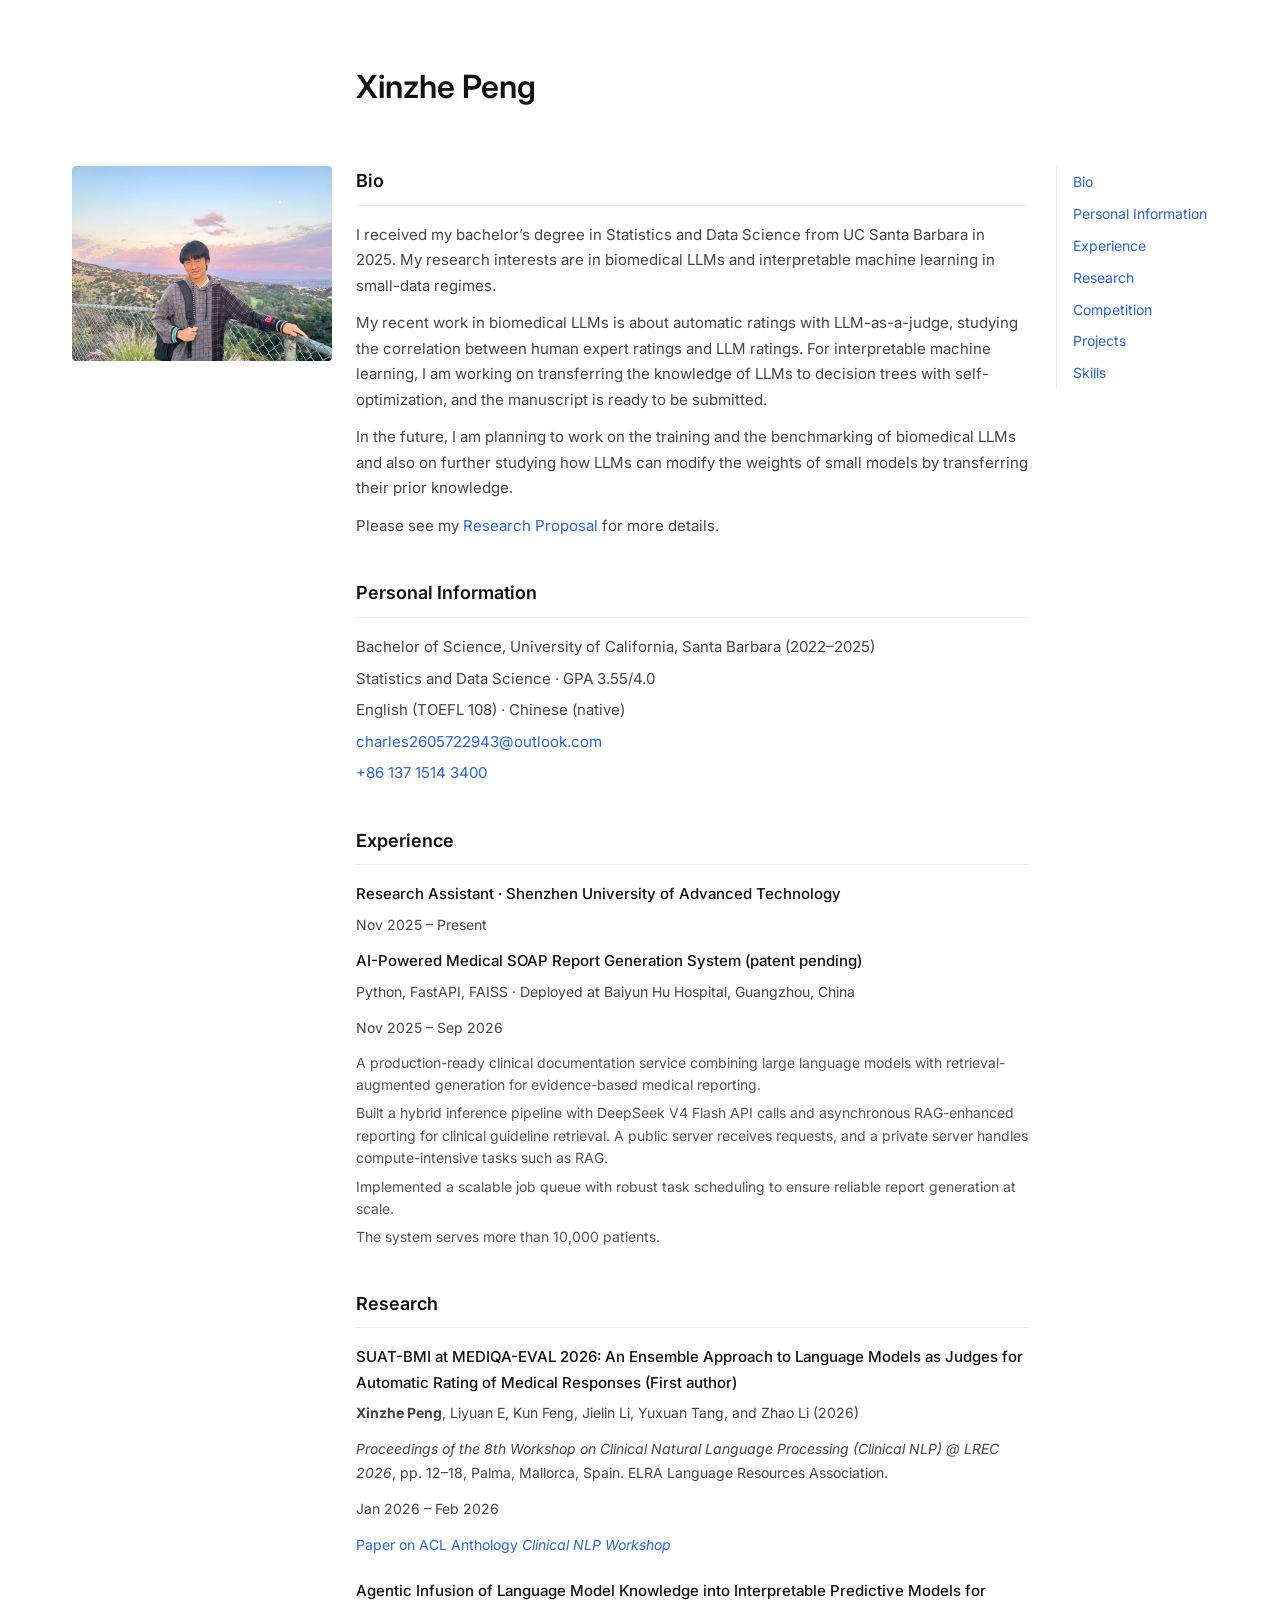
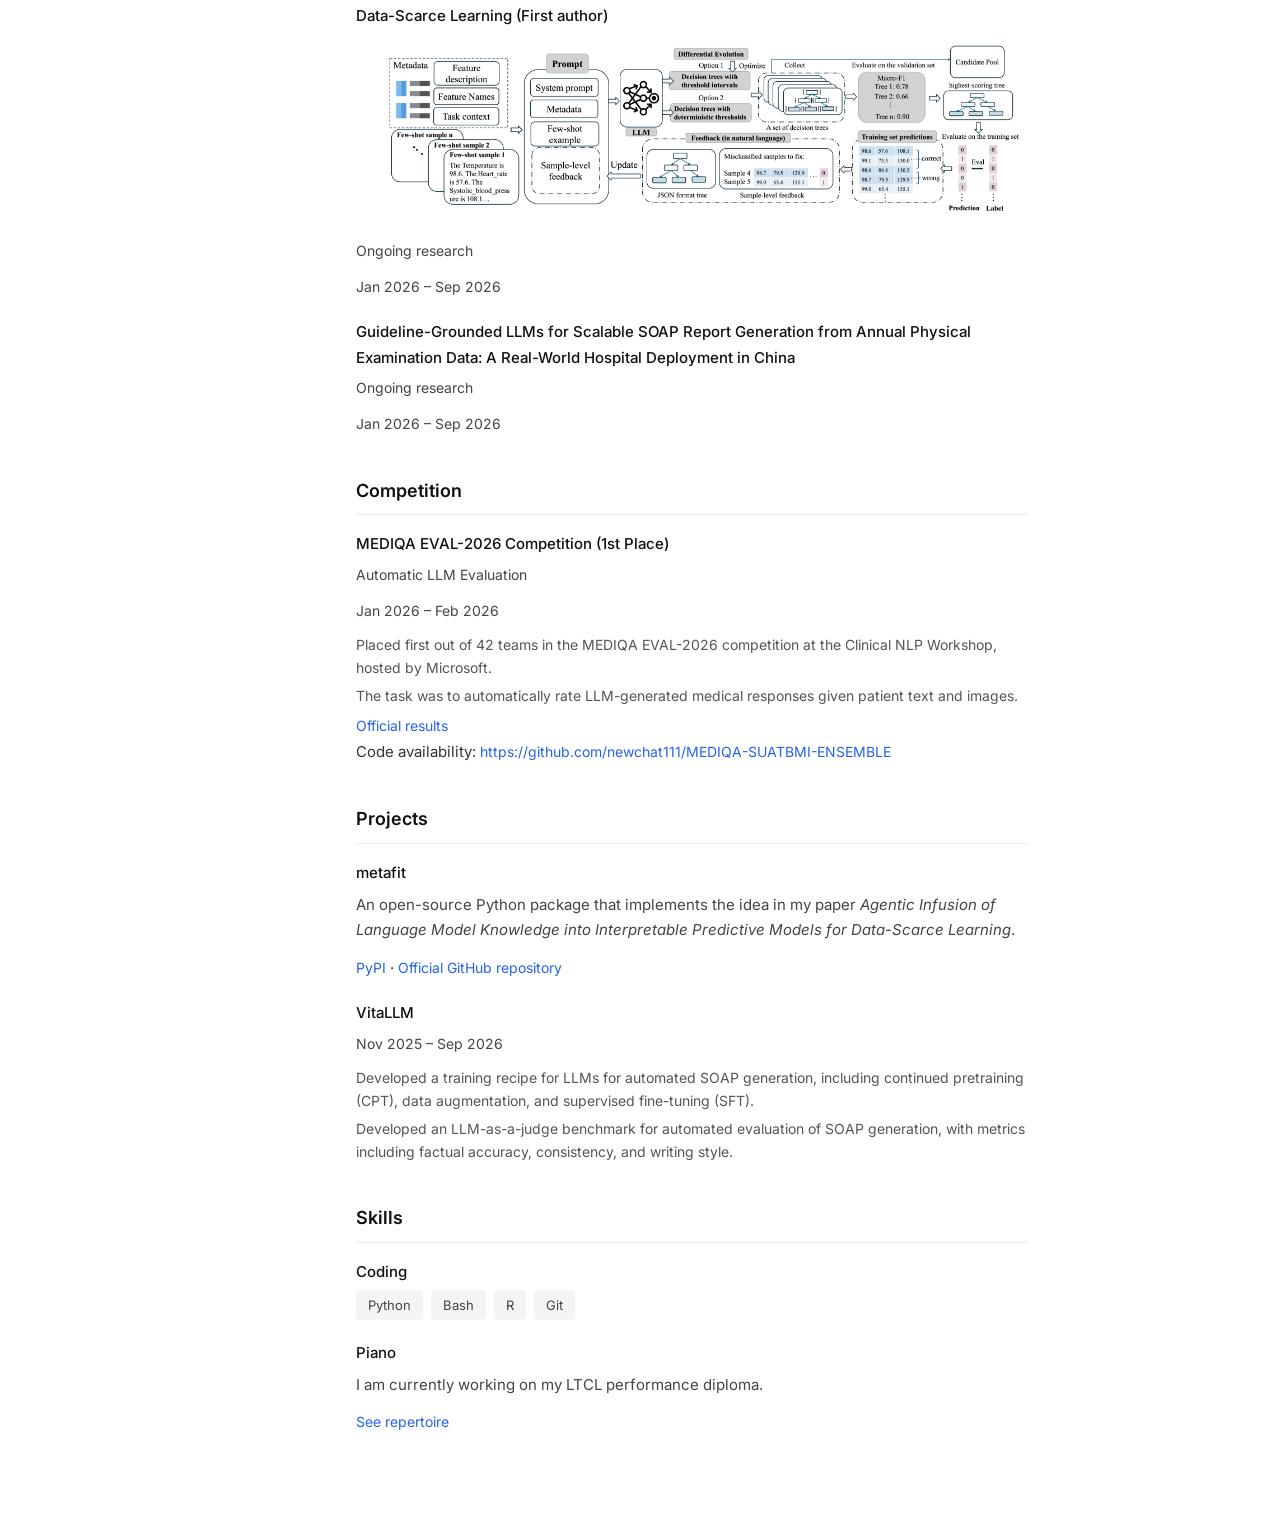
<file: index.html>
<!DOCTYPE html>
<html lang="en">
<head>
    <meta charset="UTF-8">
    <meta name="viewport" content="width=device-width, initial-scale=1.0">
    <title>Xinzhe Peng</title>
    <link rel="stylesheet" href="style.css">
    <link href="https://fonts.googleapis.com/css2?family=Inter:wght@300;400;500;600&display=swap" rel="stylesheet">
</head>
<body>
    <div class="page page-with-section-menu">
        <header class="header">
            <h1 data-i18n="home.name">Xinzhe Peng</h1>
        </header>

        <img class="portrait" src="images/personal_portrait.jpg?v=2" width="780" height="585" alt="Xinzhe Peng outdoors at sunset">

        <nav class="section-menu" aria-label="Page sections">
            <ul>
                <li><a href="#bio">Bio</a></li>
                <li><a href="#personal-information">Personal Information</a></li>
                <li><a href="#experience">Experience</a></li>
                <li><a href="#research">Research</a></li>
                <li><a href="#competition">Competition</a></li>
                <li><a href="#projects">Projects</a></li>
                <li><a href="#skills">Skills</a></li>
            </ul>
        </nav>

        <main>
            <section class="section" id="bio">
                <h2 data-i18n="home.bio.title">Bio</h2>
                <p data-i18n="home.bio.intro">I received my bachelor’s degree in Statistics and Data Science from UC Santa Barbara in 2025. My research interests are in biomedical LLMs and interpretable machine learning in small-data regimes.</p>
                <p data-i18n="home.bio.current">My recent work in biomedical LLMs is about automatic ratings with LLM-as-a-judge, studying the correlation between human expert ratings and LLM ratings. For interpretable machine learning, I am working on transferring the knowledge of LLMs to decision trees with self-optimization, and the manuscript is ready to be submitted.</p>
                <p data-i18n="home.bio.future">In the future, I am planning to work on the training and the benchmarking of biomedical LLMs and also on further studying how LLMs can modify the weights of small models by transferring their prior knowledge.</p>
                <p>Please see my <a href="research-proposal.html">Research Proposal</a> for more details.</p>
            </section>

            <section class="section" id="personal-information">
                <h2 data-i18n="home.personal.title">Personal Information</h2>
                <ul class="contact-list">
                    <li data-i18n="home.personal.education">Bachelor of Science, University of California, Santa Barbara (2022–2025)</li>
                    <li data-i18n="home.personal.major">Statistics and Data Science · GPA 3.55/4.0</li>
                    <li data-i18n="home.personal.languages">English (TOEFL 108) · Chinese (native)</li>
                    <li><a href="mailto:charles2605722943@outlook.com">charles2605722943@outlook.com</a></li>
                    <li><a href="tel:+8613715143400">+86 137 1514 3400</a></li>
                </ul>
            </section>

            <section class="section" id="experience">
                <h2 data-i18n="home.experience.title">Experience</h2>
                <h3 class="pub-title" data-i18n="home.experience.role">Research Assistant · Shenzhen University of Advanced Technology</h3>
                <p class="pub-venue" data-i18n="home.experience.dates">Nov 2025 – Present</p>

                <div class="publication">
                    <h4 class="pub-title" data-i18n="home.experience.report.title">AI-Powered Medical SOAP Report Generation System (patent pending)</h4>
                    <p class="pub-authors" data-i18n="home.experience.report.details">Python, FastAPI, FAISS · Deployed at Baiyun Hu Hospital, Guangzhou, China</p>
                    <p class="pub-venue" data-i18n="home.experience.projectDates">Nov 2025 – Sep 2026</p>
                    <ul class="project-highlights">
                        <li data-i18n="home.experience.report.point1">A production-ready clinical documentation service combining large language models with retrieval-augmented generation for evidence-based medical reporting.</li>
                        <li data-i18n="home.experience.report.point2">Built a hybrid inference pipeline with DeepSeek V4 Flash API calls and asynchronous RAG-enhanced reporting for clinical guideline retrieval. A public server receives requests, and a private server handles compute-intensive tasks such as RAG.</li>
                        <li data-i18n="home.experience.report.point3">Implemented a scalable job queue with robust task scheduling to ensure reliable report generation at scale.</li>
                        <li data-i18n="home.experience.report.point4">The system serves more than 10,000 patients.</li>
                    </ul>
                </div>
            </section>

            <section class="section" id="research">
                <h2 data-i18n="home.research.title">Research</h2>

                <div class="publication">
                    <h3 class="pub-title" data-i18n="home.research.mediqa.title">SUAT-BMI at MEDIQA-EVAL 2026: An Ensemble Approach to Language Models as Judges for Automatic Rating of Medical Responses (First author)</h3>
                    <p class="pub-authors"><strong>Xinzhe Peng</strong>, Liyuan E, Kun Feng, Jielin Li, Yuxuan Tang, and Zhao Li (2026)</p>
                    <p class="pub-venue" data-i18n-html="home.research.mediqa.venue"><cite>Proceedings of the 8th Workshop on Clinical Natural Language Processing (Clinical NLP) @ LREC 2026</cite>, pp. 12–18, Palma, Mallorca, Spain. ELRA Language Resources Association.</p>
                    <p class="pub-venue" data-i18n="home.mediqa.dates">Jan 2026 – Feb 2026</p>
                    <div class="pub-links">
                        <a href="https://aclanthology.org/2026.clinicalnlp-1.2/" data-i18n-html="home.research.mediqa.link">Paper on ACL Anthology <cite>Clinical NLP Workshop</cite></a>
                    </div>
                </div>

                <div class="publication">
                    <h3 class="pub-title" data-i18n="home.research.metafit.title">Agentic Infusion of Language Model Knowledge into Interpretable Predictive Models for Data-Scarce Learning (First author)</h3>
                    <img class="pub-figure" src="images/fig1a.png" width="2400" height="666" loading="lazy" alt="MetaFit workflow showing how an LLM proposes decision trees, how thresholds are optimized and trees evaluated, and how misclassified samples are fed back into the prompt.">
                    <p class="pub-authors" data-i18n="home.research.metafit.status">Ongoing research</p>
                    <p class="pub-venue" data-i18n="home.research.projectDates">Jan 2026 – Sep 2026</p>
                </div>

                <div class="publication">
                    <h3 class="pub-title" data-i18n="home.research.soap.title">Guideline-Grounded LLMs for Scalable SOAP Report Generation from Annual Physical Examination Data: A Real-World Hospital Deployment in China</h3>
                    <p class="pub-authors" data-i18n="home.research.soap.status">Ongoing research</p>
                    <p class="pub-venue" data-i18n="home.research.projectDates">Jan 2026 – Sep 2026</p>
                </div>
            </section>

            <section class="section" id="competition">
                <h2 data-i18n="home.competitions.title">Competition</h2>
                <div class="publication">
                    <h3 class="pub-title" data-i18n="home.competitions.mediqa.title">MEDIQA EVAL-2026 Competition (1st Place)</h3>
                    <p class="pub-authors" data-i18n="home.competitions.mediqa.tags">Automatic LLM Evaluation</p>
                    <p class="pub-venue" data-i18n="home.mediqa.dates">Jan 2026 – Feb 2026</p>
                    <ul class="project-highlights">
                        <li data-i18n="home.competitions.mediqa.point1">Placed first out of 42 teams in the MEDIQA EVAL-2026 competition at the Clinical NLP Workshop, hosted by Microsoft.</li>
                        <li data-i18n="home.competitions.mediqa.point2">The task was to automatically rate LLM-generated medical responses given patient text and images.</li>
                    </ul>
                    <div class="pub-links">
                        <a href="https://sites.google.com/view/mediqa2026/mediqa-eval#h.qy4xg1ls7x1b" data-i18n="home.competitions.mediqa.link">Official results</a>
                    </div>
                    <div class="pub-links">
                        <span data-i18n="home.competitions.mediqa.code">Code availability:</span>
                        <a href="https://github.com/newchat111/MEDIQA-SUATBMI-ENSEMBLE">https://github.com/newchat111/MEDIQA-SUATBMI-ENSEMBLE</a>
                    </div>
                </div>
            </section>

            <section class="section" id="projects">
                <h2 data-i18n="home.projects.title">Projects</h2>
                <div class="publication">
                    <h3 class="pub-title">metafit</h3>
                    <p>An open-source Python package that implements the idea in my paper <cite>Agentic Infusion of Language Model Knowledge into Interpretable Predictive Models for Data-Scarce Learning</cite>.</p>
                    <div class="pub-links">
                        <a href="https://pypi.org/project/metafit/">PyPI</a> ·
                        <a href="https://github.com/newchat111/MetaFit-An-Interpretable-Classification-Framework-Under-Small-Sample-Regimes">Official GitHub repository</a>
                    </div>
                </div>

                <div class="publication">
                    <h3 class="pub-title">VitaLLM</h3>
                    <p class="pub-venue" data-i18n="home.experience.projectDates">Nov 2025 – Sep 2026</p>
                    <ul class="project-highlights">
                        <li data-i18n="home.experience.vitallm.point1">Developed a training recipe for LLMs for automated SOAP generation, including continued pretraining (CPT), data augmentation, and supervised fine-tuning (SFT).</li>
                        <li data-i18n="home.experience.vitallm.point2">Developed an LLM-as-a-judge benchmark for automated evaluation of SOAP generation, with metrics including factual accuracy, consistency, and writing style.</li>
                    </ul>
                </div>
            </section>

            <section class="section" id="skills">
                <h2 data-i18n="home.skills.title">Skills</h2>
                <div class="publication">
                    <h3 class="pub-title" data-i18n="home.skills.coding">Coding</h3>
                    <div class="skills-list">
                        <span class="skill-tag">Python</span>
                        <span class="skill-tag">Bash</span>
                        <span class="skill-tag">R</span>
                        <span class="skill-tag">Git</span>
                    </div>
                </div>
                <div class="publication" id="piano">
                    <h3 class="pub-title" data-i18n="piano.title">Piano</h3>
                    <p>I am currently working on my LTCL performance diploma.</p>
                    <div class="pub-links">
                        <a href="piano.html" data-i18n="home.piano.link">See repertoire</a>
                    </div>
                </div>
            </section>
        </main>
    </div>
</body>
</html>
</file>
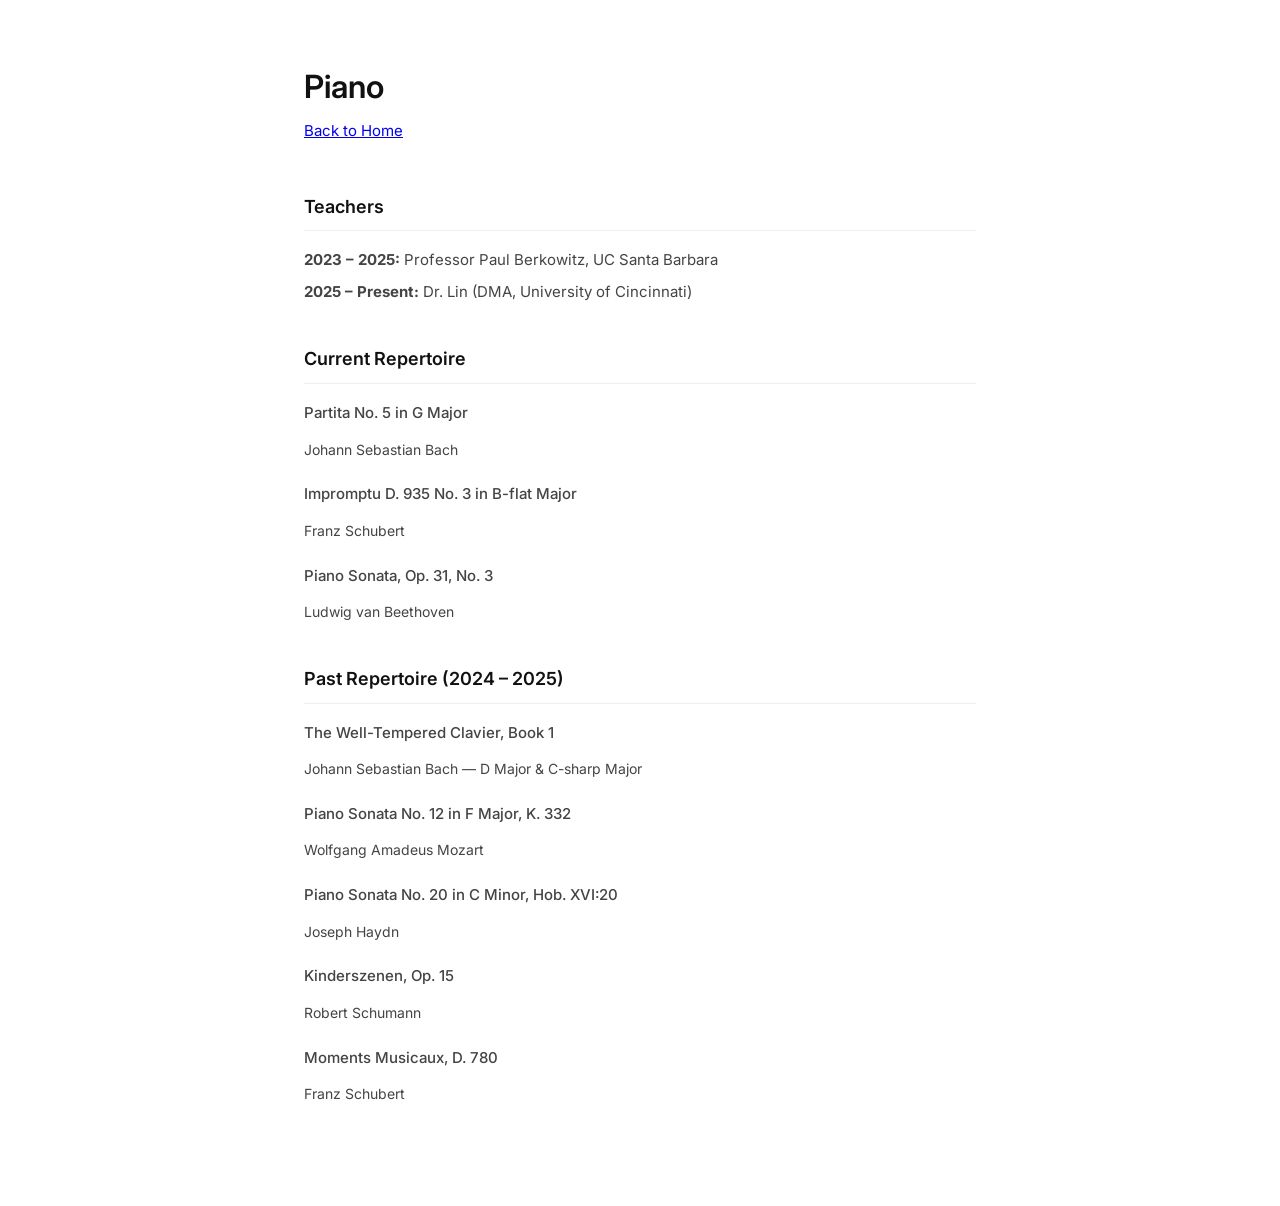
<file: piano.html>
<!DOCTYPE html>
<html lang="en">
<head>
    <meta charset="UTF-8">
    <meta name="viewport" content="width=device-width, initial-scale=1.0">
    <title>Piano | Xinzhe Peng</title>
    <link rel="stylesheet" href="style.css">
    <link href="https://fonts.googleapis.com/css2?family=Inter:wght@300;400;500;600&display=swap" rel="stylesheet">
</head>
<body>
    <div class="page">
        <!-- Header -->
        <header class="header">
            <h1 data-i18n="piano.title">Piano</h1>
            <p class="subtitle"><a href="index.html" data-i18n="piano.back">Back to Home</a></p>
        </header>

        <!-- Teachers -->
        <section class="section">
            <h2 data-i18n="piano.teachers.title">Teachers</h2>
            <ul class="contact-list">
                <li data-i18n-html="piano.teachers.paul"><strong>2023 – 2025:</strong> Professor Paul Berkowitz, UC Santa Barbara</li>
                <li data-i18n-html="piano.teachers.lin"><strong>2025 – Present:</strong> Dr. Lin (DMA, University of Cincinnati)</li>
            </ul>
        </section>

        <section class="section">
            <h2 data-i18n="piano.current.title">Current Repertoire</h2>
            <div class="publication">
                <p class="pub-title" data-i18n="piano.current.bachTitle">Partita No. 5 in G Major</p>
                <p class="pub-authors">Johann Sebastian Bach</p>
            </div>
            <div class="publication">
                <p class="pub-title" data-i18n="piano.current.schubertTitle">Impromptu D. 935 No. 3 in B-flat Major</p>
                <p class="pub-authors">Franz Schubert</p>
            </div>
            <div class="publication">
                <p class="pub-title" data-i18n="piano.current.beethovenTitle">Piano Sonata, Op. 31, No. 3</p>
                <p class="pub-authors">Ludwig van Beethoven</p>
            </div>
        </section>

        <section class="section">
            <h2 data-i18n="piano.past.title">Past Repertoire (2024 – 2025)</h2>
            <div class="publication">
                <p class="pub-title" data-i18n="piano.past.wtcTitle">The Well-Tempered Clavier, Book 1</p>
                <p class="pub-authors" data-i18n="piano.past.wtcDetails">Johann Sebastian Bach — D Major &amp; C-sharp Major</p>
            </div>
            <div class="publication">
                <p class="pub-title" data-i18n="piano.past.mozartTitle">Piano Sonata No. 12 in F Major, K. 332</p>
                <p class="pub-authors">Wolfgang Amadeus Mozart</p>
            </div>
            <div class="publication">
                <p class="pub-title" data-i18n="piano.past.haydnTitle">Piano Sonata No. 20 in C Minor, Hob. XVI:20</p>
                <p class="pub-authors">Joseph Haydn</p>
            </div>
            <div class="publication">
                <p class="pub-title" data-i18n="piano.past.schumannTitle">Kinderszenen, Op. 15</p>
                <p class="pub-authors">Robert Schumann</p>
            </div>
            <div class="publication">
                <p class="pub-title" data-i18n="piano.past.momentsTitle">Moments Musicaux, D. 780</p>
                <p class="pub-authors">Franz Schubert</p>
            </div>
        </section>

    </div>
</body>
</html>
</file>
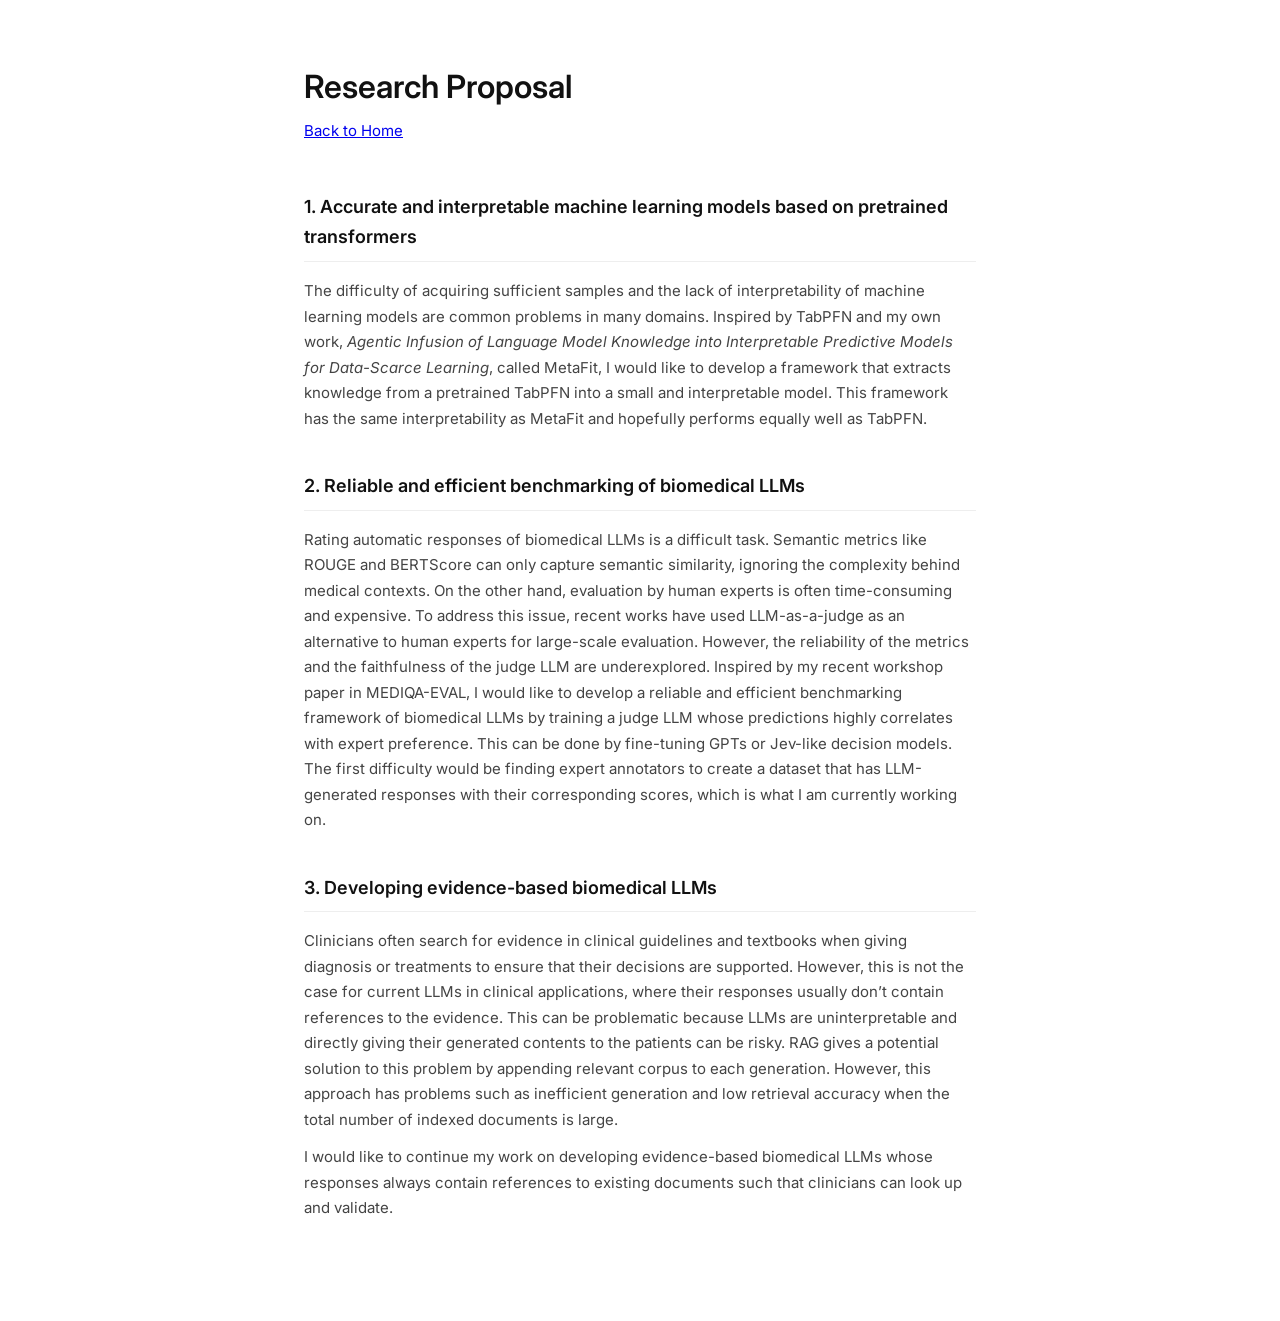
<file: research-proposal.html>
<!DOCTYPE html>
<html lang="en">
<head>
    <meta charset="UTF-8">
    <meta name="viewport" content="width=device-width, initial-scale=1.0">
    <title>Research Proposal | Xinzhe Peng</title>
    <link rel="stylesheet" href="style.css">
    <link href="https://fonts.googleapis.com/css2?family=Inter:wght@300;400;500;600&display=swap" rel="stylesheet">
</head>
<body>
    <div class="page">
        <header class="header">
            <h1>Research Proposal</h1>
            <p class="subtitle"><a href="index.html#bio">Back to Home</a></p>
        </header>
        <main>
            <section class="section">
                <h2>1. Accurate and interpretable machine learning models based on pretrained transformers</h2>
                <p>The difficulty of acquiring sufficient samples and the lack of interpretability of machine learning models are common problems in many domains. Inspired by TabPFN and my own work, <cite>Agentic Infusion of Language Model Knowledge into Interpretable Predictive Models for Data-Scarce Learning</cite>, called MetaFit, I would like to develop a framework that extracts knowledge from a pretrained TabPFN into a small and interpretable model. This framework has the same interpretability as MetaFit and hopefully performs equally well as TabPFN.</p>
            </section>
            <section class="section">
                <h2>2. Reliable and efficient benchmarking of biomedical LLMs</h2>
                <p>Rating automatic responses of biomedical LLMs is a difficult task. Semantic metrics like ROUGE and BERTScore can only capture semantic similarity, ignoring the complexity behind medical contexts. On the other hand, evaluation by human experts is often time-consuming and expensive. To address this issue, recent works have used LLM-as-a-judge as an alternative to human experts for large-scale evaluation. However, the reliability of the metrics and the faithfulness of the judge LLM are underexplored. Inspired by my recent workshop paper in MEDIQA-EVAL, I would like to develop a reliable and efficient benchmarking framework of biomedical LLMs by training a judge LLM whose predictions highly correlates with expert preference. This can be done by fine-tuning GPTs or Jev-like decision models. The first difficulty would be finding expert annotators to create a dataset that has LLM-generated responses with their corresponding scores, which is what I am currently working on.</p>
            </section>
            <section class="section">
                <h2>3. Developing evidence-based biomedical LLMs</h2>
                <p>Clinicians often search for evidence in clinical guidelines and textbooks when giving diagnosis or treatments to ensure that their decisions are supported. However, this is not the case for current LLMs in clinical applications, where their responses usually don’t contain references to the evidence. This can be problematic because LLMs are uninterpretable and directly giving their generated contents to the patients can be risky. RAG gives a potential solution to this problem by appending relevant corpus to each generation. However, this approach has problems such as inefficient generation and low retrieval accuracy when the total number of indexed documents is large.</p>
                <p>I would like to continue my work on developing evidence-based biomedical LLMs whose responses always contain references to existing documents such that clinicians can look up and validate.</p>
            </section>
        </main>
    </div>
</body>
</html>
</file>
<file: style.css>
/* Reset */
* {
    margin: 0;
    padding: 0;
    box-sizing: border-box;
}

/* Base */
body {
    font-family: 'Inter', -apple-system, BlinkMacSystemFont, sans-serif;
    font-size: 15px;
    line-height: 1.7;
    color: #333;
    background: #fff;
}

.page {
    max-width: 720px;
    margin: 0 auto;
    padding: 60px 24px;
}

/* Header */
.header {
    position: relative;
    margin-bottom: 48px;
}

.header h1 {
    font-size: 32px;
    font-weight: 600;
    color: #111;
    margin-bottom: 4px;
}

.header .subtitle {
    font-size: 15px;
    color: #666;
    margin-bottom: 12px;
}

/* Section menu */
.portrait {
    display: block;
    width: min(260px, 100%);
    height: auto;
    border-radius: 4px;
    margin-bottom: 24px;
}

.section-menu {
    margin-bottom: 32px;
    font-size: 14px;
}

.page-with-section-menu .header {
    margin-bottom: 20px;
}

.section-menu ul {
    display: flex;
    flex-wrap: wrap;
    gap: 4px 16px;
    list-style: none;
}

.section-menu a {
    display: block;
    padding: 4px 0;
    color: #2563eb;
    text-decoration: none;
}

.section-menu a:hover,
.section-menu a:focus-visible {
    text-decoration: underline;
}

.page-with-section-menu main [id] {
    scroll-margin-top: 24px;
}

@media (min-width: 1080px) {
    .page-with-section-menu {
        display: grid;
        grid-template-columns: 284px minmax(0, 672px) 180px;
        max-width: 1184px;
    }

    .page-with-section-menu .header {
        grid-column: 2;
        margin-bottom: 48px;
    }

    .portrait {
        grid-column: 1;
        grid-row: 2;
        justify-self: end;
        width: min(260px, calc(100% - 24px));
        margin: 0 24px 0 0;
    }

    .page-with-section-menu main {
        grid-column: 2;
        grid-row: 2;
    }

    .section-menu {
        grid-column: 3;
        grid-row: 2;
        position: sticky;
        top: 24px;
        align-self: start;
        max-height: calc(100vh - 48px);
        margin: 0 0 0 28px;
        padding-left: 16px;
        overflow-y: auto;
        border-left: 1px solid #eee;
    }

    .section-menu ul {
        display: block;
    }
}

/* Sections */
.section {
    margin-bottom: 40px;
}

.section h2 {
    font-size: 18px;
    font-weight: 600;
    color: #111;
    margin-bottom: 16px;
    padding-bottom: 8px;
    border-bottom: 1px solid #eee;
}

.section p {
    color: #444;
    margin-bottom: 12px;
}

/* Publication */
.publication {
    margin-bottom: 20px;
}

.pub-figure {
    display: block;
    max-width: 100%;
    height: auto;
    margin: 12px 0;
}

.pub-title {
    font-size: inherit;
    font-weight: 500;
    color: #111;
    margin-bottom: 6px;
}

.pub-authors {
    color: #555;
    font-size: 14px;
    margin-bottom: 4px;
}

.pub-venue {
    color: #666;
    font-size: 14px;
    margin-bottom: 6px;
}

.pub-links a {
    color: #2563eb;
    text-decoration: none;
    font-size: 14px;
    overflow-wrap: anywhere;
}

.pub-links a:hover {
    text-decoration: underline;
}

/* Project Highlights */
.project-highlights {
    list-style: none;
    padding: 0;
    margin-top: 8px;
}

.project-highlights li {
    margin-bottom: 6px;
    color: #555;
    font-size: 14px;
    line-height: 1.6;
}

.project-highlights li strong {
    color: #333;
}

/* Skills */
.skills-list {
    display: flex;
    flex-wrap: wrap;
    gap: 8px;
}

.skill-tag {
    background: #f3f4f6;
    color: #444;
    padding: 4px 12px;
    border-radius: 4px;
    font-size: 13px;
}

/* Contact */
.contact-list {
    list-style: none;
    color: #444;
}

.contact-list li {
    margin-bottom: 6px;
}

/* Links in sections */
.section a {
    color: #2563eb;
    text-decoration: none;
}

.section a:hover {
    text-decoration: underline;
}

/* Responsive */
@media (max-width: 600px) {
    .page {
        padding: 40px 20px;
    }
    
    .header h1 {
        font-size: 28px;
    }
}
</file>
